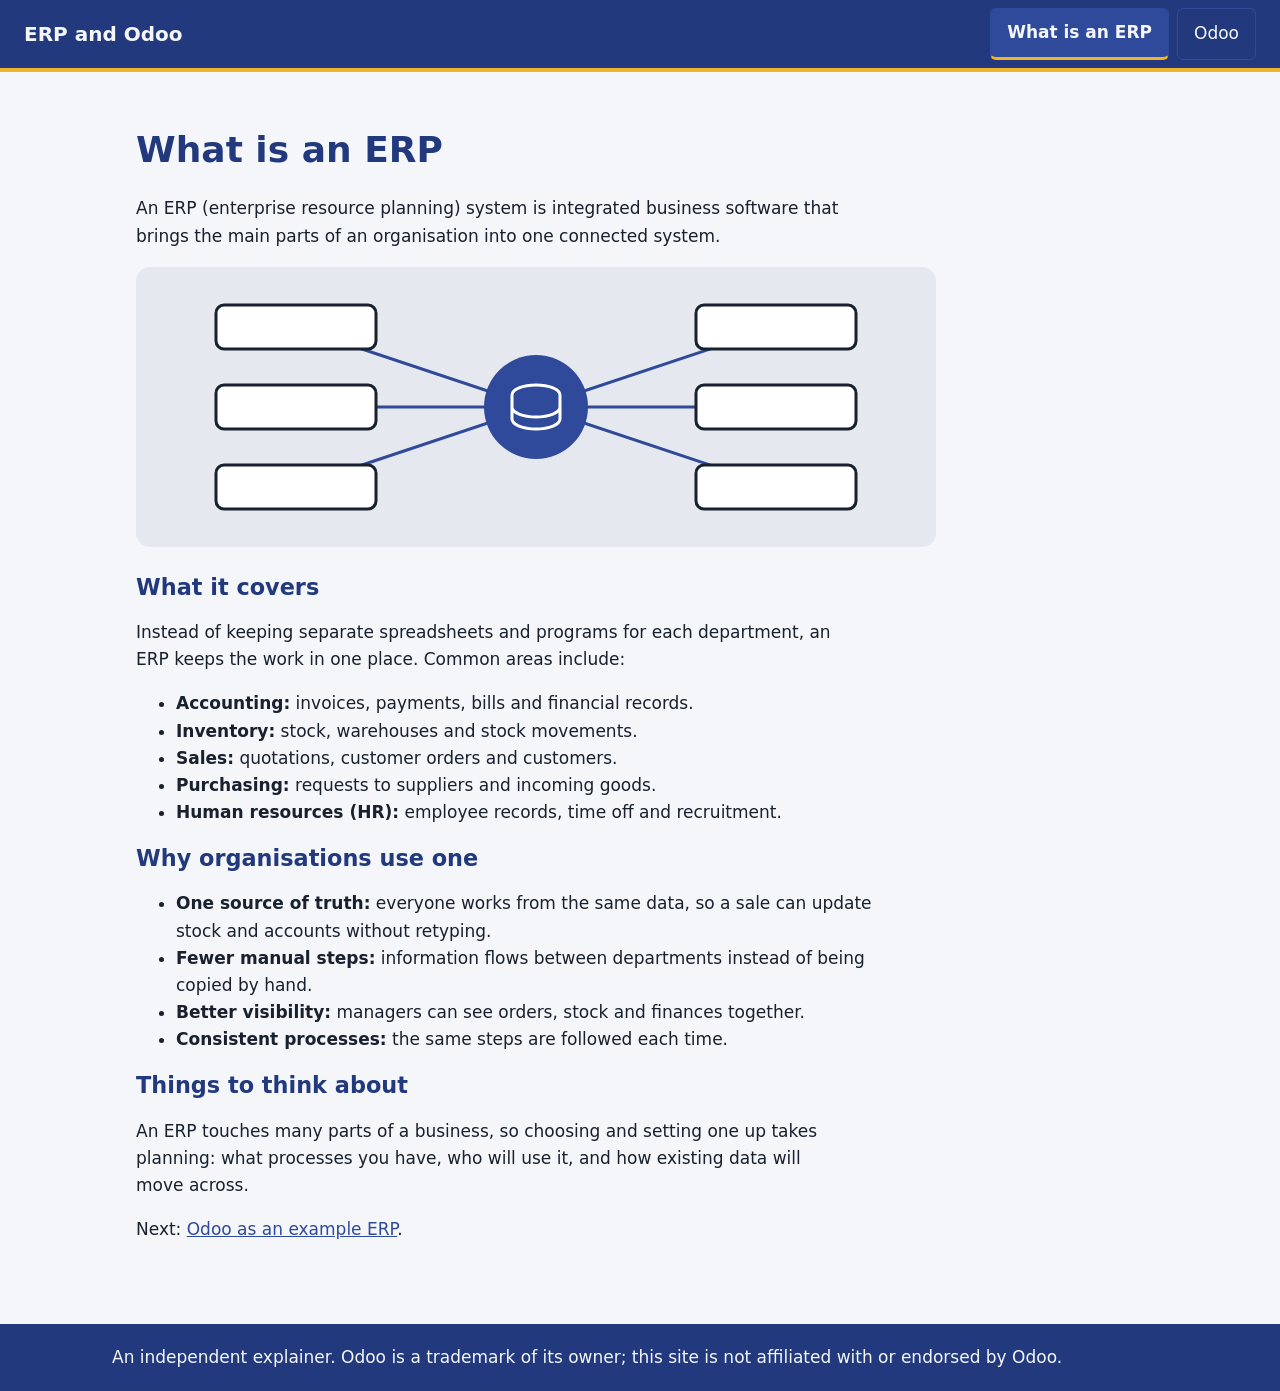
<file: index.html>
<!doctype html>
<html lang="en">
<head>
<meta charset="utf-8">
<meta name="viewport" content="width=device-width, initial-scale=1">
<title>What is an ERP | ERP and Odoo</title>
<link rel="stylesheet" href="css/tokens.css">
<link rel="stylesheet" href="css/layout.css">
<link rel="stylesheet" href="css/site.css">
</head>
<body>
<a class="skip" href="#main">Skip to content</a>
<header class="site-header"><a class="brand" href="index.html">ERP and Odoo</a>
<nav aria-label="Main"><a href="index.html">What is an ERP</a><a href="odoo.html">Odoo</a></nav></header>
<main id="main">
<h1>What is an ERP</h1>
<p class="lead">An ERP (enterprise resource planning) system is integrated business software that brings the main parts of an organisation into one connected system.</p>
<img src="assets/erp-modules.svg" alt="Diagram: separate business modules around one shared data core" style="max-width:100%;height:auto">
<h2>What it covers</h2>
<p>Instead of keeping separate spreadsheets and programs for each department, an ERP keeps the work in one place. Common areas include:</p>
<ul>
<li><strong>Accounting:</strong> invoices, payments, bills and financial records.</li>
<li><strong>Inventory:</strong> stock, warehouses and stock movements.</li>
<li><strong>Sales:</strong> quotations, customer orders and customers.</li>
<li><strong>Purchasing:</strong> requests to suppliers and incoming goods.</li>
<li><strong>Human resources (HR):</strong> employee records, time off and recruitment.</li>
</ul>
<h2>Why organisations use one</h2>
<ul>
<li><strong>One source of truth:</strong> everyone works from the same data, so a sale can update stock and accounts without retyping.</li>
<li><strong>Fewer manual steps:</strong> information flows between departments instead of being copied by hand.</li>
<li><strong>Better visibility:</strong> managers can see orders, stock and finances together.</li>
<li><strong>Consistent processes:</strong> the same steps are followed each time.</li>
</ul>
<h2>Things to think about</h2>
<p>An ERP touches many parts of a business, so choosing and setting one up takes planning: what processes you have, who will use it, and how existing data will move across.</p>
<p>Next: <a href="odoo.html">Odoo as an example ERP</a>.</p>
</main>
<footer class="site-footer"><p>An independent explainer. Odoo is a trademark of its owner; this site is not affiliated with or endorsed by Odoo.</p></footer>
<script src="js/nav.js"></script>
<script src="js/app.js"></script>
</body>
</html>
</file>
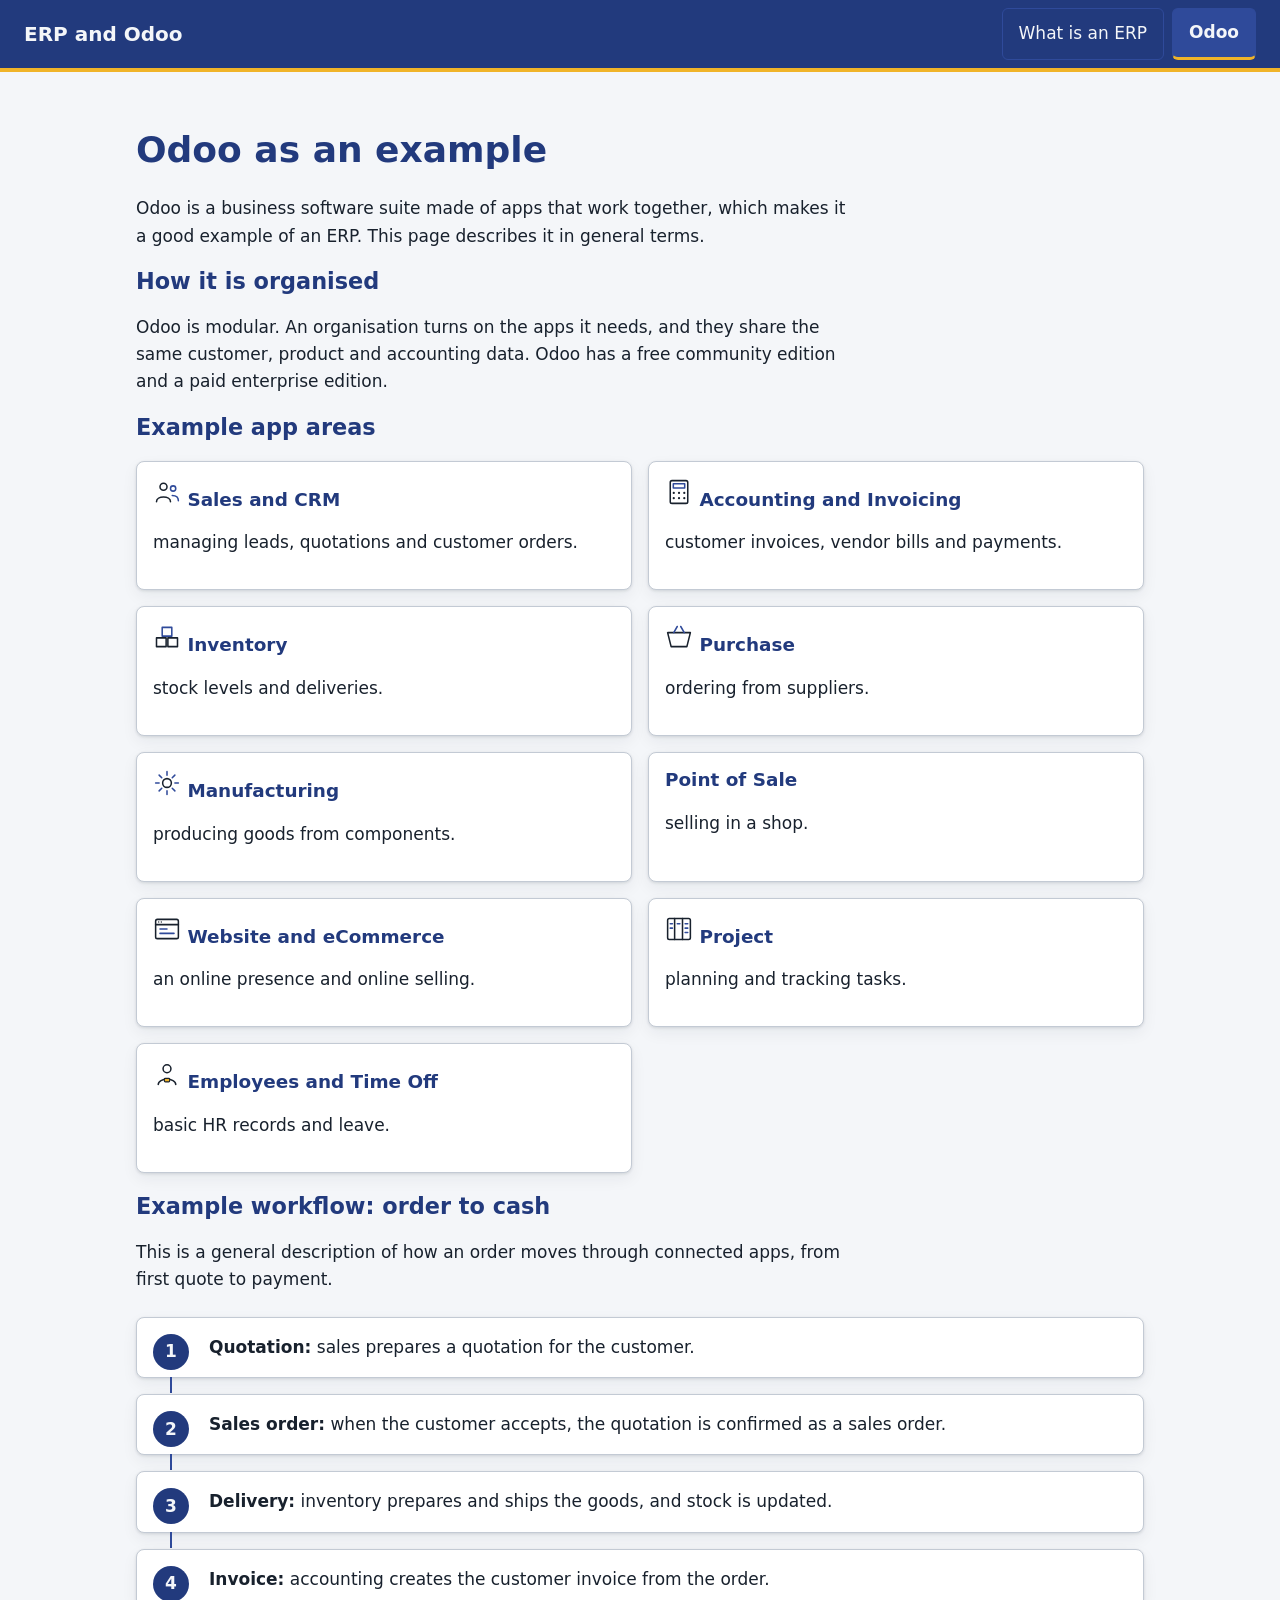
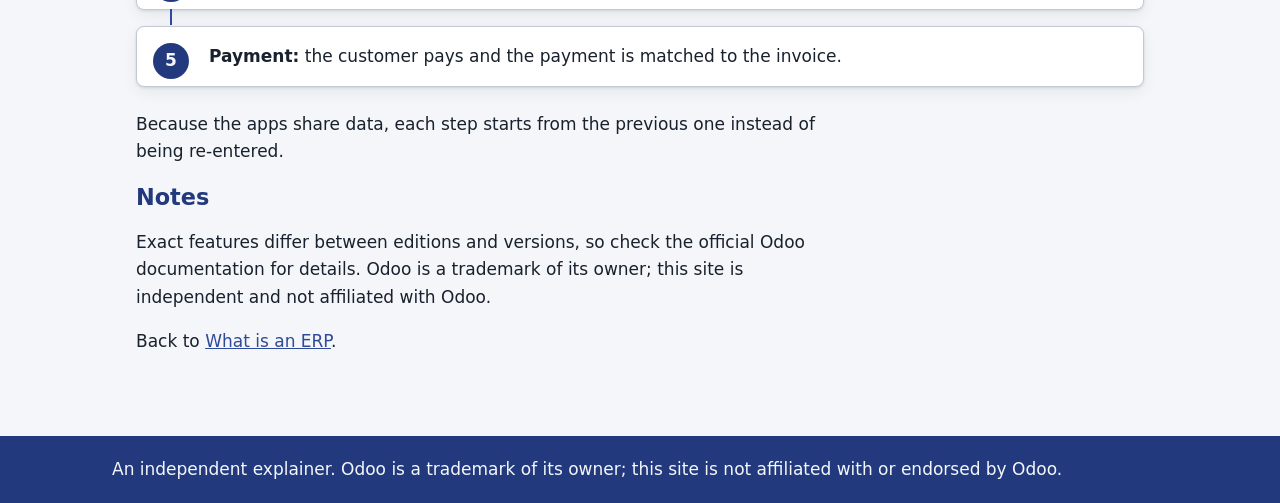
<file: odoo.html>
<!doctype html>
<html lang="en">
<head>
<meta charset="utf-8">
<meta name="viewport" content="width=device-width, initial-scale=1">
<title>Odoo as an example | ERP and Odoo</title>
<link rel="stylesheet" href="css/tokens.css">
<link rel="stylesheet" href="css/layout.css">
<link rel="stylesheet" href="css/site.css">
</head>
<body>
<a class="skip" href="#main">Skip to content</a>
<header class="site-header"><a class="brand" href="index.html">ERP and Odoo</a>
<nav aria-label="Main"><a href="index.html">What is an ERP</a><a href="odoo.html">Odoo</a></nav></header>
<main id="main">
<h1>Odoo as an example</h1>
<p class="lead">Odoo is a business software suite made of apps that work together, which makes it a good example of an ERP. This page describes it in general terms.</p>
<h2>How it is organised</h2>
<p>Odoo is modular. An organisation turns on the apps it needs, and they share the same customer, product and accounting data. Odoo has a free community edition and a paid enterprise edition.</p>
<h2>Example app areas</h2>
<ul class="cards">
<li class="card"><h3><img src="assets/icon-crm.svg" alt="" width="28" height="28"> Sales and CRM</h3><p>managing leads, quotations and customer orders.</p></li>
<li class="card"><h3><img src="assets/icon-accounting.svg" alt="" width="28" height="28"> Accounting and Invoicing</h3><p>customer invoices, vendor bills and payments.</p></li>
<li class="card"><h3><img src="assets/icon-inventory.svg" alt="" width="28" height="28"> Inventory</h3><p>stock levels and deliveries.</p></li>
<li class="card"><h3><img src="assets/icon-purchase.svg" alt="" width="28" height="28"> Purchase</h3><p>ordering from suppliers.</p></li>
<li class="card"><h3><img src="assets/icon-manufacturing.svg" alt="" width="28" height="28"> Manufacturing</h3><p>producing goods from components.</p></li>
<li class="card"><h3>Point of Sale</h3><p>selling in a shop.</p></li>
<li class="card"><h3><img src="assets/icon-website.svg" alt="" width="28" height="28"> Website and eCommerce</h3><p>an online presence and online selling.</p></li>
<li class="card"><h3><img src="assets/icon-project.svg" alt="" width="28" height="28"> Project</h3><p>planning and tracking tasks.</p></li>
<li class="card"><h3><img src="assets/icon-hr.svg" alt="" width="28" height="28"> Employees and Time Off</h3><p>basic HR records and leave.</p></li>
</ul>
<h2>Example workflow: order to cash</h2>
<p>This is a general description of how an order moves through connected apps, from first quote to payment.</p>
<ol class="flow">
<li><strong>Quotation:</strong> sales prepares a quotation for the customer.</li>
<li><strong>Sales order:</strong> when the customer accepts, the quotation is confirmed as a sales order.</li>
<li><strong>Delivery:</strong> inventory prepares and ships the goods, and stock is updated.</li>
<li><strong>Invoice:</strong> accounting creates the customer invoice from the order.</li>
<li><strong>Payment:</strong> the customer pays and the payment is matched to the invoice.</li>
</ol>
<p>Because the apps share data, each step starts from the previous one instead of being re-entered.</p>
<h2>Notes</h2>
<p>Exact features differ between editions and versions, so check the official Odoo documentation for details. Odoo is a trademark of its owner; this site is independent and not affiliated with Odoo.</p>
<p>Back to <a href="index.html">What is an ERP</a>.</p>
</main>
<footer class="site-footer"><p>An independent explainer. Odoo is a trademark of its owner; this site is not affiliated with or endorsed by Odoo.</p></footer>
<script src="js/nav.js"></script>
<script src="js/app.js"></script>
</body>
</html>
</file>
<file: css/tokens.css>
/* Design tokens: erp-odoo. Clean business-software look, original and unbranded.
   Palette: cool slate ink on soft grey-white paper, indigo-blue for actions, a green accent for "done" states.
   Deliberately NOT Odoo's colours or artwork.
   Contrast (hand-calculated, AA): ink on paper ~15:1, navy-700 on paper ~9:1, white on navy-700 ~9.5:1,
   success-700 on success-bg ~6:1, error-700 on white ~6.5:1.
   Type: system stacks only, 1.25 scale. Names such as --color-navy-* and --color-safety are kept so the
   shared layout/site CSS resolves; here safety is a soft amber highlight (use as fill, not as text). */
:root {
  --color-paper: #f4f6f9;
  --color-surface: #ffffff;
  --color-ink: #18212d;
  --color-steel-700: #4b5768;
  --color-steel-300: #c3cad4;
  --color-steel-100: #e5e9ef;
  --color-navy-700: #2f4a9a;
  --color-navy-800: #223a7d;
  --color-accent-green: #2c7a55;
  --color-safety: #f0b429;
  --color-error-700: #b3261e;
  --color-error-bg: #fdecea;
  --color-success-700: #1e6b45;
  --color-success-bg: #e6f4ec;
  --color-focus: #0b63ce;

  --font-body: system-ui, -apple-system, "Segoe UI", Roboto, "Helvetica Neue", Arial, sans-serif;
  --font-heading: system-ui, -apple-system, "Segoe UI", Roboto, "Helvetica Neue", Arial, sans-serif;
  --font-mono: ui-monospace, SFMono-Regular, Menlo, Consolas, monospace;

  --text-sm: 0.9rem;
  --text-base: 1.0625rem;
  --text-md: 1.3rem;
  --text-lg: 1.65rem;
  --text-xl: 2.1rem;
  --text-2xl: 2.7rem;
  --leading-tight: 1.2;
  --leading-body: 1.65;
  --weight-heading: 700;

  --space-1: 0.25rem;
  --space-2: 0.5rem;
  --space-3: 0.75rem;
  --space-4: 1rem;
  --space-5: 1.5rem;
  --space-6: 2rem;
  --space-7: 3rem;
  --space-8: 4.5rem;

  --radius-sm: 4px;
  --radius-md: 8px;
  --radius-lg: 14px;
  --border-width: 1px;
  --shadow-card: 0 1px 3px rgba(24, 33, 45, 0.12), 0 6px 16px rgba(24, 33, 45, 0.06);
  --content-width: 66rem;
  --measure: 64ch;

  --field-height: 3rem;
  --field-border: var(--border-width) solid var(--color-steel-700);
  --field-border-error: var(--border-width) solid var(--color-error-700);
  --focus-ring: 3px solid var(--color-focus);
}
</file>
<file: css/layout.css>
/* layout: ui/ux. Phone first, modules as scannable cards. Colours and type come from tokens.css; fallbacks keep it readable until they land */
:root{
  --_paper:var(--color-paper,#f6f4ef);--_surface:var(--color-surface,#fff);--_ink:var(--color-ink,#1b2430);
  --_dark:var(--color-navy-800,#0a2a4d);--_dark2:var(--color-navy-700,#0f3a66);--_accent:var(--color-safety,#ffc20e);
  --_line:var(--color-steel-300,#bcc3ca);--_link:var(--color-navy-700,#0f3a66);--_focus:var(--color-focus,#0b63ce);
  --_font:var(--font-body,system-ui,-apple-system,"Segoe UI",Roboto,Arial,sans-serif);
  --_gap:var(--space-4,1rem);--_max:var(--content-width,60rem);--_touch:3.25rem;
}
*,*::before,*::after{box-sizing:border-box}
html{-webkit-text-size-adjust:100%}
body{margin:0;background:var(--_paper);color:var(--_ink);font-family:var(--_font);font-size:1.0625rem;line-height:1.6}
img,svg{max-width:100%;height:auto}
h1,h2,h3{line-height:1.2;color:var(--_dark)}
h1{font-size:1.75rem}h2{font-size:1.4rem}h3{font-size:1.15rem}
a{color:var(--_link)}
:focus-visible{outline:3px solid var(--_focus);outline-offset:2px}
.site-header :focus-visible,.site-footer :focus-visible{outline-color:var(--_paper)}

.skip{position:absolute;left:.5rem;top:-4rem;z-index:100;padding:.75rem 1rem;background:var(--_dark);color:var(--_paper);border-radius:4px;text-decoration:none}
.skip:focus{top:.5rem}

.site-header{background:var(--_dark);color:var(--_paper);border-bottom:4px solid var(--_accent);padding:.5rem var(--_gap)}
.brand{display:inline-block;color:var(--_paper);font-weight:800;font-size:1.25rem;text-decoration:none;padding:.5rem 0}
.site-header nav{display:flex;gap:.5rem;margin-top:.25rem}
.site-header nav a{flex:1;display:flex;align-items:center;justify-content:center;min-height:var(--_touch);padding:.5rem 1rem;color:var(--_paper);text-decoration:none;border-radius:6px;border:1px solid var(--_dark2);text-align:center}
.site-header nav a:hover{background:var(--_dark2)}
.site-header nav a[aria-current="page"]{background:var(--_dark2);font-weight:700;border-bottom:3px solid var(--_accent)}

main{max-width:var(--_max);margin:0 auto;padding:1.25rem var(--_gap)}
main p,main li{max-width:66ch}
.site-footer{background:var(--_dark);color:var(--_paper);padding:1.25rem var(--_gap);margin-top:2rem}
.site-footer p{max-width:var(--_max);margin:0 auto}
.site-footer a{color:var(--_paper)}

/* forms: big touch targets, labels above fields */
label{display:block;font-weight:700;margin:1rem 0 .35rem}
input,select,textarea{display:block;width:100%;min-height:var(--_touch);padding:.6rem .75rem;font:inherit;color:var(--_ink);background:var(--_surface);border:var(--field-border,2px solid #4a5460);border-radius:6px}
textarea{min-height:8rem}
fieldset{border:1px solid var(--_line);border-radius:6px;margin:1rem 0;padding:.5rem 1rem 1rem}
button,.button{display:inline-flex;align-items:center;justify-content:center;min-height:var(--_touch);min-width:var(--_touch);padding:.6rem 1.25rem;font:inherit;font-weight:700;color:var(--_paper);background:var(--color-navy-700,#0f3a66);border:0;border-radius:6px;text-decoration:none;cursor:pointer}
button:hover,.button:hover{background:var(--color-navy-800,#0a2a4d)}
button:disabled,.button[aria-disabled="true"]{background:var(--color-steel-100,#e6e9ec);color:var(--color-steel-700,#4a5460);border:2px dashed var(--color-steel-300,#bcc3ca);cursor:not-allowed;opacity:1}
button:disabled:hover{background:var(--color-steel-100,#e6e9ec)}

/* form guidance: hint text, inline errors (icon + text, not colour alone), status message */
.hint{margin:.25rem 0 0;font-size:.9rem;color:var(--color-steel-700,#4a5460)}
.err{margin:.35rem 0 0;font-weight:700;color:var(--color-error-700,#b3261e)}
.err:empty{display:none}
.err::before{content:"\26A0\FE0E  "}
input[aria-invalid="true"],select[aria-invalid="true"],textarea[aria-invalid="true"]{border:var(--field-border-error,2px solid #b3261e)}
[role="status"]:not(:empty){margin:1rem 0;padding:.75rem 1rem;border-radius:6px;background:var(--color-success-bg,#e8f5ec);border:2px solid var(--color-success-700,#1e6b34);color:var(--color-success-700,#1e6b34);font-weight:700}
.sr-only{position:absolute;width:1px;height:1px;margin:-1px;padding:0;overflow:hidden;clip:rect(0 0 0 0);white-space:nowrap;border:0}
form button[type=submit]{width:100%;margin-top:1.25rem}

/* cards and lists: <ul class="cards"><li class="card"> */
.cards{list-style:none;margin:1.25rem 0;padding:0;display:grid;gap:var(--_gap)}
.card{background:var(--_surface);border:1px solid var(--_line);border-radius:8px;padding:var(--_gap);box-shadow:var(--shadow-card,0 1px 3px rgba(0,0,0,.15))}
.card h2,.card h3{margin-top:0}

/* tables: div.table-wrap[tabindex=0][role=region][aria-label] > table.stack-table, td[data-label] */
.table-wrap{overflow-x:auto;margin:1.25rem 0}
table{border-collapse:collapse;width:100%;background:var(--_surface)}
th,td{text-align:left;padding:.75rem;border-bottom:1px solid var(--_line);vertical-align:top}
th{background:var(--color-steel-100,#e8eaed)}
@media (max-width:39.99rem){
  .stack-table thead{position:absolute;left:-999px}
  .stack-table tr{display:block;margin-bottom:1rem;border:1px solid var(--_line);border-radius:6px}
  .stack-table td{display:block}
  .stack-table td::before{content:attr(data-label);display:block;font-size:.8rem;text-transform:uppercase;letter-spacing:.05em;color:var(--color-steel-700,#4a5563)}
}

@media (min-width:40rem){
  h1{font-size:2.25rem}
  .site-header{display:flex;align-items:center;justify-content:space-between;gap:1.5rem;padding:.5rem 1.5rem}
  .site-header nav{margin:0}
  .site-header nav a{flex:none}
  main{padding:2rem 1.5rem}
  .cards{grid-template-columns:repeat(2,1fr)}
  form button[type=submit]{width:auto}
}
/* ol.flow: numbered steps with counter circles, joined by a line; stacks on phones */
.flow{list-style:none;margin:1.5rem 0;padding:0;counter-reset:flow}
.flow li{position:relative;counter-increment:flow;margin:0 0 1rem;padding:var(--_gap) var(--_gap) var(--_gap) 4rem;min-height:var(--_touch);background:var(--_surface);border:1px solid var(--_line);border-radius:8px;box-shadow:var(--shadow-card,0 1px 3px rgba(0,0,0,.15));max-width:none}
.flow li::before{content:counter(flow);position:absolute;left:var(--_gap);top:var(--_gap);width:2.25rem;height:2.25rem;border-radius:50%;background:var(--_dark);color:var(--_paper);font-weight:800;display:flex;align-items:center;justify-content:center}
.flow li:not(:last-child)::after{content:"";position:absolute;left:calc(var(--_gap) + 1.125rem - 1px);bottom:-1rem;height:1rem;border-left:2px solid var(--_dark2)}
@media (min-width:60rem){.flow li{padding-left:4.5rem}}
@media (prefers-reduced-motion:reduce){*{scroll-behavior:auto!important;transition:none!important;animation:none!important}}
</file>
<file: css/site.css>
body{font-family:system-ui,sans-serif;margin:0}
.skip{position:absolute;left:-999px}.skip:focus{left:0}
</file>
